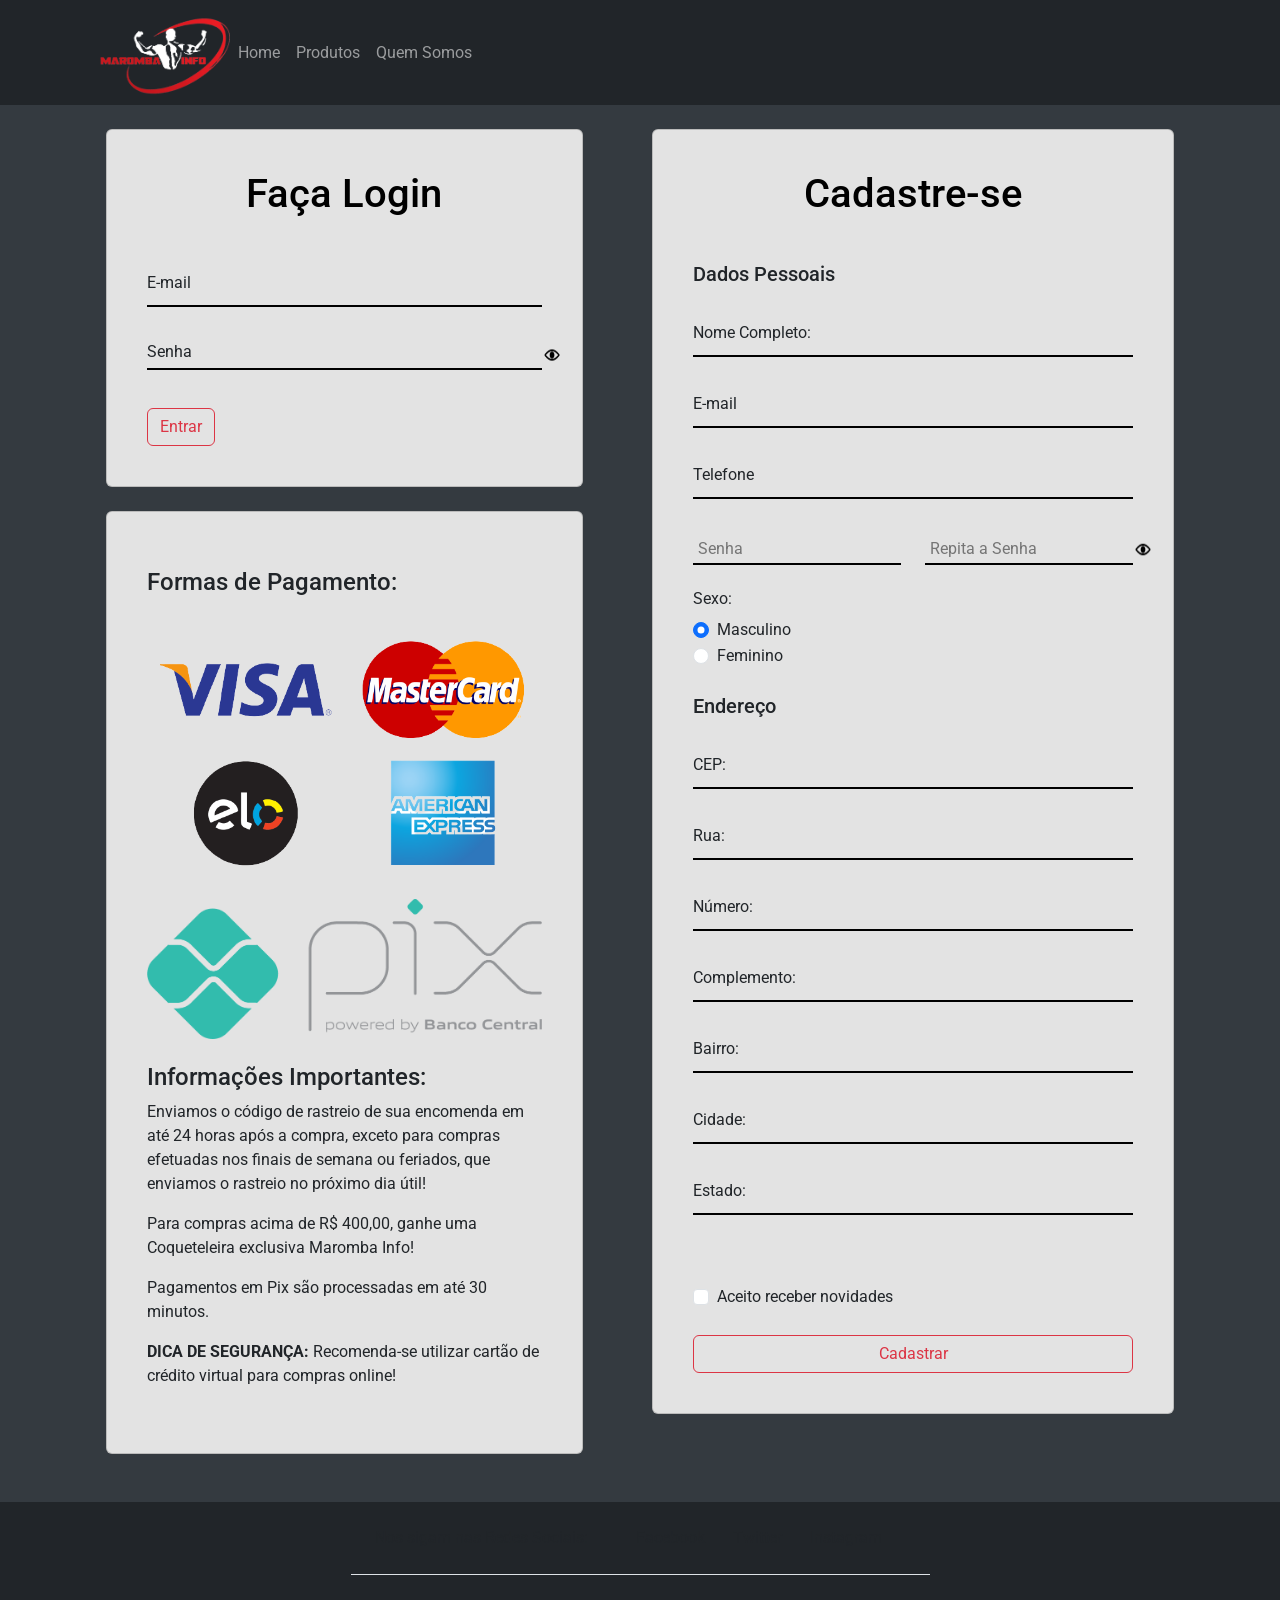
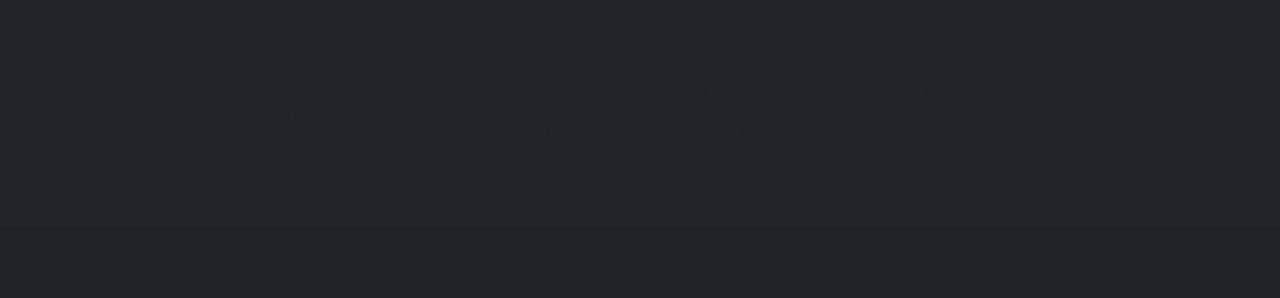
<file: html/login-cadastro.html>
<!DOCTYPE html>
<html>

<head>
  <meta charset="utf-8">
  <meta name="viewport" content="width=device-width, initial-scale=1">
  <title>Faça Login ou Cadastre-se</title>
  <!-- CSS only -->
  <link href="https://cdn.jsdelivr.net/npm/bootstrap@5.1.3/dist/css/bootstrap.min.css" rel="stylesheet"
    integrity="sha384-1BmE4kWBq78iYhFldvKuhfTAU6auU8tT94WrHftjDbrCEXSU1oBoqyl2QvZ6jIW3" crossorigin="anonymous">
  <!-- JavaScript Bundle with Popper -->
  <script src="https://cdn.jsdelivr.net/npm/bootstrap@5.1.3/dist/js/bootstrap.bundle.min.js"
    integrity="sha384-ka7Sk0Gln4gmtz2MlQnikT1wXgYsOg+OMhuP+IlRH9sENBO0LRn5q+8nbTov4+1p"
    crossorigin="anonymous"></script>
  <script type="text/javascript" src="../js/busca_cep.js"></script>
  <script type="text/javascript" src="../js/valida_senha.js"></script>
  <link rel="stylesheet" href="../css/styles.css">
  <link rel="shortcut icon" type="imagex/png" href="../imagens/favicon.ico">
</head>

<body>
  <!--Barra de Navegação-->
  <nav class="navbar navbar-expand-lg navbar-dark bg-dark">
    <div class="container">
      <a class="navbar-brand" href="#"></a>
      <img src="/imagens/logo.png" alt="" width="132 height=" 100">
      <button class="navbar-toggler" type="button" data-bs-toggle="collapse" data-bs-target="#navbarNav"
        aria-controls="navbarNav" aria-expanded="false" aria-label="Toggle navigation">
        <span class="navbar-toggler-icon"></span>
      </button>
      <div class="collapse navbar-collapse" id="navbarNav">
        <ul class="navbar-nav">
          <li class="nav-item">
            <a class="nav-link" aria-current="page" href="../index.html">Home</a>
          </li>
          <li class="nav-item">
            <a class="nav-link" href="/php/listar_produtos.php?filtro=0">Produtos</a>
          </li>
          <li class="nav-item">
            <a class="nav-link" href="/html/quem-somos.html">Quem Somos</a>
          </li>
        </ul>
      </div>

    </div>
  </nav>
  </div>
  <!--Barra de Navegação-->
  <br>
  <!--Formulário Cadastro-->
  <div class="container">
    <div class="row container-fluid" style="min-width: 372px;">
      <div class="col-lg-6">
        <div class="row">
          <div class="col-lg-11">
            <div class="card">
              <h1>Faça Login</h1>
              <form name="f_login" method="post" action="../php/login_cliente.php">
                <div class="label-float">
                  <input type="email" id="email" name="email" required>
                  <label id="labelEmail" for="email">E-mail</label>
                </div>
                <div class="label-float" id="input">
                  <input type="password" id="senha" name="senha" required>
                  <label id="labelSenha" for="senha">Senha</label>
                  <img src="/imagens/eye.png" alt="">
                  <br><br>
                  <script>
                    var input = document.querySelector('#input input');
                    var img = document.querySelector('#input img');
                    img.addEventListener('click', function () {
                      input.type = input.type == 'text' ? 'password' : 'text';
                    });
                  </script>
                </div>
                <button class="btn btn-outline-danger" type="submit">Entrar</button>
              </form>
            </div>
          </div>
        </div>
        <br>
        <div class="row">
          <div class="col-lg-11">
            <div class="card" style="height: 943px;">
              <p>
              <h4>Formas de Pagamento:</h4>
              <br>
              <img src="../imagens/bandeiras-cartoes.png" width="auto" alt="">
              <br>
              <img src="../imagens/pix.png" width="auto" alt="">
              <br>
              <h4>Informações Importantes:</h4>
              <p>Enviamos o código de rastreio de sua encomenda em até 24 horas após a compra, exceto para compras
                efetuadas nos finais de semana ou feriados, que enviamos o rastreio no próximo dia útil!</p>
              <p>Para compras acima de R$ 400,00, ganhe uma Coqueteleira exclusiva Maromba Info!</p>
              <p>Pagamentos em Pix são processadas em até 30 minutos.</p>
              <p><b>DICA DE SEGURANÇA:</b> Recomenda-se utilizar cartão de crédito virtual para compras online!</p>
              </p>
            </div>
            <br>
          </div>
        </div>
      </div>

      <div class="col-lg-6">
        <form name="f_cad" method="post" action="../php/cadastra_cliente.php">
          <div class="card">
            <h1>Cadastre-se</h1><br>
            <!--DADOS PESSOAIS-->
            <div class="form">
              <div class="row">
                <div class="col">
                  <h5>Dados Pessoais</h5>
                  <div class="label-float">
                    <input name="nome" type="text" id="nome" size="60" required>
                    <label id="labelNome" for="nome">Nome Completo:</label>
                  </div>
                  <div class="label-float">
                    <input name="email" type="email" id="email" size="60" required>
                    <label id="labelEmail" for="email">E-mail</label>
                  </div>
                  <div class="label-float">
                    <input name="telefone" type="text" id="telefone" size="60" required>
                    <label id="labelTelefne" for="telefone">Telefone</label>
                  </div>
                  <div class="label-float">
                    <div class="row">
                      <div class="col" id="input">
                        <input type="password" id="senha" name="senha" size="20" required placeholder="Senha">
                        <label id="labelSenha" for="senha"></label>

                      </div>
                      <div class="col" id="input2">
                        <input type="password" id="repetesenha" name="repetesenha" size="20" required
                          placeholder="Repita a Senha">
                        <label id="labelRepitaSenha" for="repete-senha"></label>
                        <img src="/imagens/eye.png" alt="">
                      </div>
                      <script>
                        var input = document.querySelector('#input input');
                        var input2 = document.querySelector('#input2 input');

                        var img = document.querySelector('#input2 img');
                        img.addEventListener('click', function () {
                          input.type = input.type == 'text' ? 'password' : 'text';
                        });
                        img.addEventListener('click', function () {
                          input2.type = input2.type == 'text' ? 'password' : 'text';
                        });
                      </script>
                    </div>
                  </div>
                  <legend class="col-form-label col-sm-2 pt-0">Sexo:</legend>
                  <div class="form-check">
                    <input class="form-check-input" type="radio" name="sexo" id="sexo" value="M" checked>
                    <label class="form-check-label" for="sexo">
                      Masculino
                    </label>
                  </div>
                  <div class="form-check">
                    <input class="form-check-input" type="radio" name="sexo" id="sexo" value="F">
                    <label class="form-check-label" for="sexo">
                      Feminino
                    </label>
                  </div><br>
                </div>
              </div>
              <!--DADOS DE ENDEREÇO-->
              <div class="col">
                <h5>Endereço</h5>
                <div class="label-float">
                  <input name="cep" type="text" id="cep" value="" size="10" maxlength="9"
                    onblur="pesquisacep(this.value);" required>
                  <label id="labelCep" for="cep">CEP:</label>
                </div>
                <div class="label-float">
                  <input name="rua" type="text" id="rua" size="54" required>
                  <label id="labelRua" for="rua">Rua:</label>
                </div>
                <div class="label-float">
                  <input name="numero_casa" type="text" id="numero_casa" size="6" required>
                  <label id="labelNumeroCasa" for="numero_casa">Número:</label>
                </div>
                <div class="label-float">
                  <input name="complemento" type="text" id="complemento" size="30" required>
                  <label id="labelComplemento" for="complemento">Complemento:</label>
                </div>
                <div class="label-float">
                  <input name="bairro" type="text" id="bairro" size="30" required>
                  <label id="labelBairro" for="bairro">Bairro:</label>
                </div>
                <div class="label-float">
                  <input name="cidade" type="text" id="cidade" size="39" required>
                  <label id="labelCidade" for="cidade">Cidade:</label>
                </div>
                <div class="label-float">
                  <input name="uf" type="text" id="uf" size="4" required>
                  <label id="labelEstado" for="estado">Estado:</label>
                </div><br><br>
                <!--OUTRAS INFO-->
                <div class="form-check">
                  <input class="form-check-input" type="checkbox" id="aceitaNews" name="aceitanews">
                  <label class="form-check-label" for="aceitaNews">Aceito receber novidades</label>
                </div><br>
              </div>
            </div>
            <button class="btn btn-outline-danger" type="submit" onclick="return validar()">Cadastrar</button>
          </div>
      </div>
      </form>

    </div>
  </div>

  <!--Formulário Cadastro-->
  <br>
</body>

<!--Rodapé-->
<footer class="text-center text-lg-start bg-dark text-muted">
  <!-- Redes Sociais -->
  <div class="container">
      <section class="d-flex justify-content-center justify-content-lg-between p-4 border-bottom">
          <!-- Lado Esquerdo -->
          <div class="me-5 d-none d-lg-block">
              <span>Nos sigam nas Redes Sociais:</span>
          </div>
          <!-- Lado Esquerdo -->

          <!-- Lado Direito -->
          <div>
              <a href="#" class="me-4 text-reset">
                  <i class="fab fa-facebook-f"></i>
                  Facebook
              </a>
              <a href="" class="me-4 text-reset">
                  <i class="fab fa-twitter"></i>
                  Twitter
              </a>
              <a href="" class="me-4 text-reset">
                  <i class="fab fa-instagram"></i>
                  Instagram
              </a>
          </div>
          <!-- Lado Direito -->
      </section>
  </div>
  <!-- Redes Sociais -->

  <!-- Links  -->
  <section class="">
      <div class="container text-center text-md-start mt-5">
          <!-- Grid row -->
          <div class="row mt-3">
              <!-- Grid column -->
              <div class="col-md-3 col-lg-4 col-xl-3 mx-auto mb-4">
                  <!-- Content -->
                  <h6 class="text-uppercase fw-bold mb-4">
                      <i class="fas fa-gem me-3"></i>Portal Maromba
                  </h6>
                  <p>
                      Não deixe para amanhã o que pode fazer hoje!
                  </p>
              </div>
              <!-- Grid column -->

              <!-- Grid column -->
              <div class="col-md-2 col-lg-2 col-xl-2 mx-auto mb-4">
                  <!-- Links -->
                  <h6 class="text-uppercase fw-bold mb-4">
                      CATEGORIAS
                  </h6>
                  <p>
                      <a href="../php/listar_produtos.php?filtro=1" class="text-reset">Ganho de Massa</a>
                  </p>
                  <p>
                      <a href="../php/listar_produtos.php?filtro=2" class="text-reset">Emagrecimento</a>
                  </p>
                  <p>
                      <a href="../php/listar_produtos.php?filtro=3" class="text-reset">Competição</a>
                  </p>
              </div>
              <!-- Grid column -->

              <!-- Grid column -->
              <div class="col-md-3 col-lg-2 col-xl-2 mx-auto mb-4">
                  <!-- Links -->
                  <h6 class="text-uppercase fw-bold mb-4">
                      CLIENTE
                  </h6>
                  <p>
                      <a href="../html/perfil_cliente.html" class="text-reset">Perfil</a>
                  </p>
                  <p>
                      <a href="../html/pedidos.html" class="text-reset">Meus Pedidos</a>
                  </p>
                  <p>
                      <a href="../html/quem-somos.html" class="text-reset">Quem Somos</a>
                  </p>
              </div>
              <!-- Grid column -->

              <!-- Grid column -->
              <div class="col-md-4 col-lg-3 col-xl-3 mx-auto mb-md-0 mb-4">
                  <!-- Links -->
                  <h6 class="text-uppercase fw-bold mb-4">
                      Contato
                  </h6>
                  <p><i class="fas fa-home me-3"></i> Av. Paulista, 1016</p>
                  <p>
                      <i class="fas fa-envelope me-3"></i>
                      contato@portalmaromba.com.br
                  </p>
                  <p><i class="fas fa-print me-3"></i> + 55 (11)4002-8922</p>
              </div>
              <!-- Grid column -->
          </div>
          <!-- Grid row -->
      </div>
  </section>
  <!-- Section: Links  -->

  <!-- Copyright -->
  <div class="text-center p-4" style="background-color: rgba(0, 0, 0, 0.05);">
      © 2022 Copyright:
      <a class="text-reset fw-bold" href="#">Rodrigo Ferreira</a>
  </div>
  <!-- Copyright -->
</footer>
<!-- Footer -->

</html>
</file>
<file: css/styles.css>
@import url('https://fonts.googleapis.com/css2?family=Roboto:ital,wght@0,100;0,300;0,400;0,500;0,700;0,900;1,100;1,300;1,400;1,500;1,700;1,900&display=swap');

* {
  margin: 0;
  padding: 0;
  font-family: 'Roboto', sans-serif;
}
html, body{
  height: 100%;
}

body {
  background-color: #343a40;
  display: flex;
  flex-direction: column;
}

.container {
  display: flex;
  justify-content: center;
  width: 100%;
  margin-top: auto;
}

.card {
  background-color: #e3e3e3;
  opacity: initial;
  padding: 40px;
}

.label-float input {
  width: 100%;
  padding: 5px 5px;
  display: inline-block;
  border: 0;
  border-bottom: 2px solid;
  background-color: transparent;
  outline: none;
  min-width: 180px;
  font-size: 16px;
  transition: all .3s ease-out;
  border-radius: 0;

}

.label-float {
  position: relative;
  padding-top: 13px;
  margin-top: 5%;
  margin-bottom: 5%;
}

.label-float input:focus {
  border-bottom: 2px solid #db1b1e;
}

.label-float label {
  position: absolute;
  top: 0;
  left: 0;
  margin-top: 13px;
  transition: all .3s ease-out;
}

.label-float input:focus+label,
.label-float input:valid+label {
  font-size: 13px;
  margin-top: 0;

}

.justify-center {
  display: flex;
  justify-content: center;
}

h1 {
  text-align: center;
  margin-bottom: 20px;
  color: #000000
}

a {
  position: relative;
  color: #fff;
  text-decoration: none;
}

/* BORDA VERMELHA DOS LINKS DA BARRA DE NAVEGACAO */
a:before {
  content: "";
  position: absolute;
  width: 100%;
  height: 2px;
  bottom: 0;
  left: 0;
  background-color: rgb(201, 13, 13);
  visibility: hidden;
  -webkit-transform: scaleX(0);
  transform: scaleX(0);
  -webkit-transition: all 0.3s ease-in-out 0s;
  transition: all 0.3s ease-in-out 0s;
}

a:hover:before {
  visibility: visible;
  -webkit-transform: scaleX(1);
  transform: scaleX(1);
}

/* TIRAR BORDINHA VERMELHA DOS LINKS */
.text-reset:before {
  content: "";
  position: absolute;
  width: 100%;
  height: 0px;
  bottom: 0;
  left: 0;
  background-color: none;
  visibility: hidden;
  -webkit-transform: scaleX(0);
  transform: scaleX(0);
  -webkit-transition: all 0.1s ease-in-out 0s;
  transition: all 0.1s ease-in-out 0s;
}

/* OLHO DA SENHA */
#input>* {
  height: 1.9em;
  float: left;
}

#input img {
  cursor: pointer;
  position: absolute;
  width: 20px;
}

#input2>* {
  height: 1.9em;
  float: left;
}

#input2 img {
  cursor: pointer;
  position: absolute;
  width: 20px;
}

/* SCROLLBAR */
body::-webkit-scrollbar {
  width: 5px;
}

body::-webkit-scrollbar-track {
  background: #343a40;
}

body::-webkit-scrollbar-thumb {
  background-color: #dc3545;
  border-radius: 20px;
  border: 6px solid #dc3545;
}

.form-select {
  background-color: #dc3545;
  border-color: #dc3545;
}

.form-control::placeholder {
  color: white;
}

.footerteimoso {
  position: fixed;
  bottom:0;
}

/*FORMAS DE PAGAMENTO NO CARRINHO*/
#p_pix:checked ~ #pag_pix{
  display: block;
}

#pag_pix {
  display:none;
}

#pag_credito {
  display:none;
}

#pag_debito {
  display:none;
}
</file>
